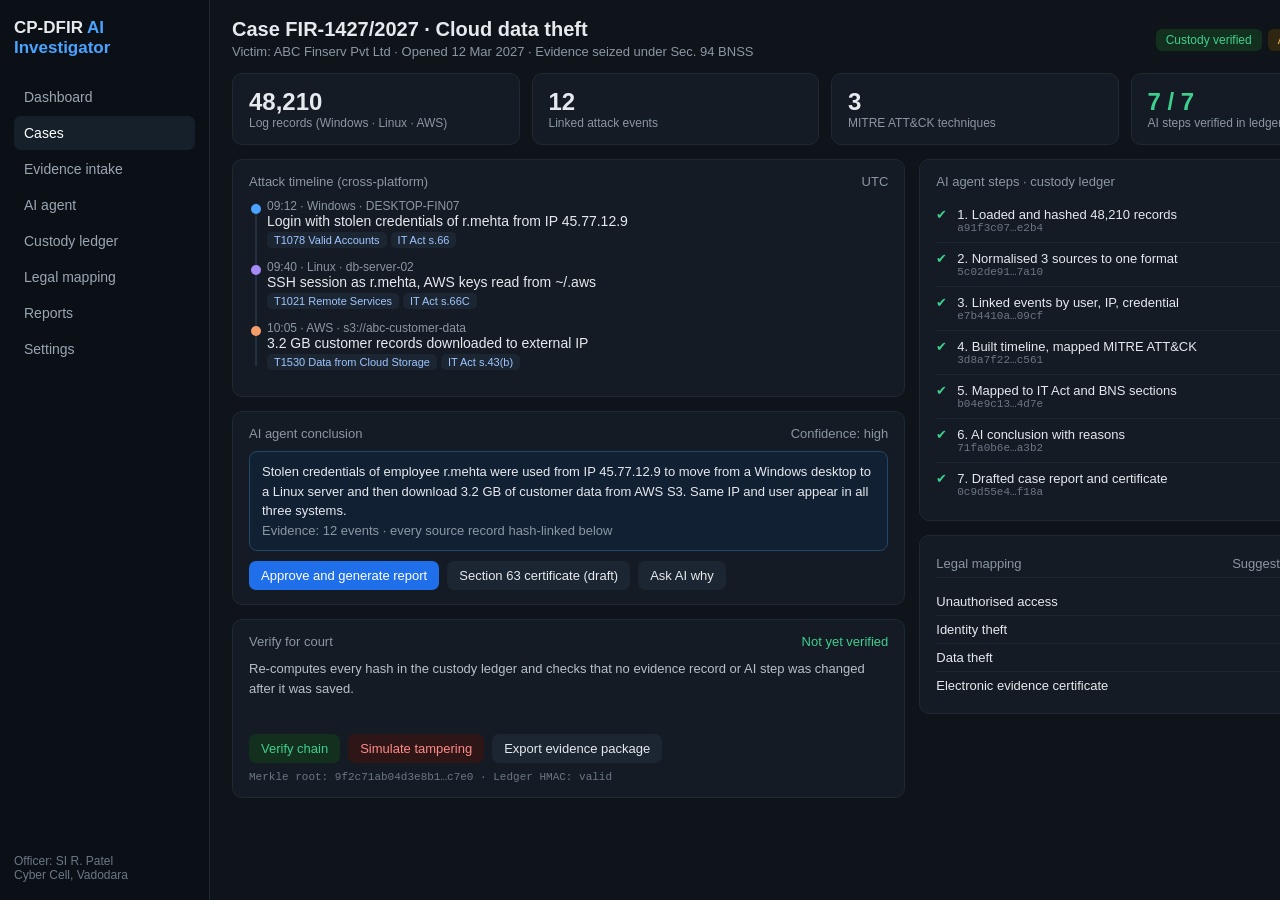
<file: docs/ui-preview/index.html>
<!DOCTYPE html><html><head><meta charset="utf-8"><style>
*{box-sizing:border-box}body{margin:0;background:#0f141b;color:#e6e9ee;font-family:Carlito,Arial,sans-serif;width:1440px;min-height:900px;display:flex}
.side{position:relative;width:210px;background:#0b1016;border-right:1px solid #1f2833;padding:18px 14px}
.logo{font-weight:bold;font-size:17px;margin-bottom:22px}.logo span{color:#4aa3ff}
.nav div{padding:9px 10px;border-radius:7px;color:#9aa6b2;font-size:14px;margin:2px 0}.nav .on{background:#16202b;color:#fff}
.main{flex:1;padding:18px 22px 26px}
.top{display:flex;justify-content:space-between;align-items:center;margin-bottom:14px}
h1{font-size:20px;margin:0}.sub{color:#8b97a3;font-size:13px;margin-top:3px}
.badge{font-size:12px;padding:4px 10px;border-radius:6px;margin-left:6px}
.g{display:grid;grid-template-columns:1.35fr 1fr;gap:14px}
.card{background:#141b24;border:1px solid #1f2833;border-radius:10px;padding:14px 16px}
.ct{font-size:13px;color:#8b97a3;margin-bottom:10px;display:flex;justify-content:space-between}
.stats{display:grid;grid-template-columns:repeat(4,1fr);gap:12px;margin-bottom:14px}
.stat .n{font-size:24px;font-weight:bold}.stat .l{font-size:12px;color:#8b97a3}
.tl{position:relative;padding-left:18px}.tl:before{content:"";position:absolute;left:6px;top:4px;bottom:4px;width:2px;background:#243040}
.ev{position:relative;margin-bottom:12px}.ev:before{content:"";position:absolute;left:-16px;top:5px;width:10px;height:10px;border-radius:50%;background:var(--c)}
.ev .t{font-size:12px;color:#8b97a3}.ev .x{font-size:14px}.chip{display:inline-block;font-size:11px;padding:2px 7px;border-radius:5px;background:#1c2633;color:#9fc6ff;margin:3px 4px 0 0}
.step{display:flex;gap:10px;padding:8px 0;border-bottom:1px solid #1d2631;font-size:13px}.step:last-child{border:0}
.ok{color:#3ecf8e}.hash{font-family:monospace;font-size:11px;color:#6b7785}
.law div{display:flex;justify-content:space-between;font-size:13px;padding:6px 0;border-bottom:1px solid #1d2631}.law div:last-child{border:0}
.ai{background:#122033;border:1px solid #234766;border-radius:8px;padding:10px 12px;font-size:13px;line-height:1.5}
.btn{display:inline-block;font-size:13px;padding:7px 12px;border-radius:7px;margin:10px 8px 0 0}
</style></head><body>
<div class="side"><div class="logo">CP-DFIR <span>AI Investigator</span></div>
<div class="nav"><div>Dashboard</div><div class="on">Cases</div><div>Evidence intake</div><div>AI agent</div><div>Custody ledger</div><div>Legal mapping</div><div>Reports</div><div>Settings</div></div>
<div style="position:absolute;bottom:18px;font-size:12px;color:#6b7785">Officer: SI R. Patel<br>Cyber Cell, Vadodara</div></div>
<div class="main">
<div class="top"><div><h1>Case FIR-1427/2027 · Cloud data theft</h1><div class="sub">Victim: ABC Finserv Pvt Ltd · Opened 12 Mar 2027 · Evidence seized under Sec. 94 BNSS</div></div>
<div><span class="badge" id="cbadge" style="background:#13301f;color:#3ecf8e">Custody verified</span><span class="badge" style="background:#2f2611;color:#f1b84b">Awaiting officer approval</span></div></div>
<div class="stats">
<div class="card stat"><div class="n">48,210</div><div class="l">Log records (Windows · Linux · AWS)</div></div>
<div class="card stat"><div class="n">12</div><div class="l">Linked attack events</div></div>
<div class="card stat"><div class="n">3</div><div class="l">MITRE ATT&amp;CK techniques</div></div>
<div class="card stat"><div class="n ok" id="cnt">7 / 7</div><div class="l">AI steps verified in ledger</div></div></div>
<div class="g">
<div>
<div class="card" style="margin-bottom:14px"><div class="ct"><span>Attack timeline (cross-platform)</span><span>UTC</span></div>
<div class="tl">
<div class="ev" style="--c:#4aa3ff"><div class="t">09:12 · Windows · DESKTOP-FIN07</div><div class="x">Login with stolen credentials of r.mehta from IP 45.77.12.9</div><span class="chip">T1078 Valid Accounts</span><span class="chip">IT Act s.66</span></div>
<div class="ev" style="--c:#a78bfa"><div class="t">09:40 · Linux · db-server-02</div><div class="x">SSH session as r.mehta, AWS keys read from ~/.aws</div><span class="chip">T1021 Remote Services</span><span class="chip">IT Act s.66C</span></div>
<div class="ev" style="--c:#f59e6b"><div class="t">10:05 · AWS · s3://abc-customer-data</div><div class="x">3.2 GB customer records downloaded to external IP</div><span class="chip">T1530 Data from Cloud Storage</span><span class="chip">IT Act s.43(b)</span></div>
</div></div>
<div class="card"><div class="ct"><span>AI agent conclusion</span><span>Confidence: high</span></div>
<div class="ai">Stolen credentials of employee r.mehta were used from IP 45.77.12.9 to move from a Windows desktop to a Linux server and then download 3.2 GB of customer data from AWS S3. Same IP and user appear in all three systems.<br><span style="color:#8b97a3">Evidence: 12 events · every source record hash-linked below</span></div>
<span class="btn" style="background:#1f6feb;color:#fff">Approve and generate report</span><span class="btn" id="cbtn" style="background:#1c2633;cursor:pointer">Section 63 certificate (draft)</span><span class="btn" id="wbtn" style="background:#1c2633;cursor:pointer">Ask AI why</span>
<div id="why" style="display:none;margin-top:12px;font-size:13px;line-height:1.55;border-top:1px solid #1f2833;padding-top:10px"><div style="color:#8b97a3;margin-bottom:6px">Why the AI reached this conclusion</div>
<div>1. Same user <b>r.mehta</b> and IP <b>45.77.12.9</b> appear on Windows (09:12), Linux (09:40) and AWS (10:05). <span class="hash">→ records W-10442, L-3381, A-9020</span></div>
<div>2. r.mehta's normal login IP is 103.21.x.x (last 90 days); 45.77.12.9 is a foreign VPS never seen before. <span class="hash">→ baseline B-17</span></div>
<div>3. AWS keys read on db-server-02 at 09:52 were used for the S3 download 13 min later. <span class="hash">→ records L-3402, A-9020</span></div>
<div style="color:#f1b84b;margin-top:6px">Limitation: no logs from the employee's phone; phishing source not confirmed.</div></div>
<div id="cert" style="display:none;margin-top:12px;font-size:13px;line-height:1.55;border-top:1px solid #1f2833;padding-top:10px"><div style="color:#8b97a3;margin-bottom:6px">Draft · Certificate under Section 63, Bharatiya Sakshya Adhiniyam, 2023</div>
I, SI R. Patel, Cyber Cell, Vadodara, certify that the electronic records listed in Annexure A (48,210 log records, SHA-256 hashes enclosed) were obtained from ABC Finserv Pvt Ltd on 12 Mar 2027, were processed by CP-DFIR v1.3, and that their hash values verified unchanged on <span id="cd">—</span>.<div class="hash" style="margin-top:6px">Ledger root 9f2c71ab…c7e0 · Hash list: 48,210 entries · Signature: pending officer</div></div></div>
<div class="card" style="margin-top:14px"><div class="ct"><span>Verify for court</span><span id="vstate" class="ok">Not yet verified</span></div>
<div style="font-size:13px;color:#b7c0ca;line-height:1.5">Re-computes every hash in the custody ledger and checks that no evidence record or AI step was changed after it was saved.</div>
<div id="vres" style="font-size:13px;margin-top:8px;min-height:18px"></div>
<span class="btn" id="vbtn" style="background:#13301f;color:#3ecf8e;cursor:pointer">Verify chain</span><span class="btn" id="tbtn" style="background:#2f1616;color:#ff8a8a;cursor:pointer">Simulate tampering</span><span class="btn" style="background:#1c2633">Export evidence package</span>
<div class="hash" style="margin-top:8px">Merkle root: 9f2c71ab04d3e8b1…c7e0 · Ledger HMAC: valid</div></div>
</div>
<div>
<div class="card" style="margin-bottom:14px"><div class="ct"><span>AI agent steps · custody ledger</span><span id="chain" class="ok">Chain intact</span></div>
<div class="step" id="s1"><span class="ok">✔</span><div>1. Loaded and hashed 48,210 records<div class="hash">a91f3c07…e2b4</div></div></div>
<div class="step" id="s2"><span class="ok">✔</span><div>2. Normalised 3 sources to one format<div class="hash">5c02de91…7a10</div></div></div>
<div class="step" id="s3"><span class="ok">✔</span><div>3. Linked events by user, IP, credential<div class="hash">e7b4410a…09cf</div></div></div>
<div class="step" id="s4"><span class="ok">✔</span><div>4. Built timeline, mapped MITRE ATT&amp;CK<div class="hash">3d8a7f22…c561</div></div></div>
<div class="step" id="s5"><span class="ok">✔</span><div>5. Mapped to IT Act and BNS sections<div class="hash">b04e9c13…4d7e</div></div></div>
<div class="step" id="s6"><span class="ok">✔</span><div>6. AI conclusion with reasons<div class="hash">71fa0b6e…a3b2</div></div></div>
<div class="step" id="s7"><span class="ok">✔</span><div>7. Drafted case report and certificate<div class="hash">0c9d55e4…f18a</div></div></div></div>
<div class="card law"><div class="ct"><span>Legal mapping</span><span>Suggested · officer to confirm</span></div>
<div><span>Unauthorised access</span><span>IT Act s.66</span></div><div><span>Identity theft</span><span>IT Act s.66C</span></div><div><span>Data theft</span><span>IT Act s.43(b)</span></div><div><span>Electronic evidence certificate</span><span>BSA 2023 s.63</span></div></div>
</div></div></div><script>
let tampered=false;
document.getElementById('tbtn').onclick=()=>{tampered=true;const s=document.getElementById('s3');s.querySelector('div').firstChild.textContent='3. Linked events by user, IP 10.0.0.5, credential';document.getElementById('vres').textContent='Step 3 was edited after saving (IP changed). Press Verify chain.';document.getElementById('vres').style.color='#f1b84b'};
document.getElementById('vbtn').onclick=()=>{const v=document.getElementById('vstate'),r=document.getElementById('vres'),c=document.getElementById('chain');
if(tampered){v.textContent='Verification failed';v.style.color='#ff6b6b';c.textContent='Chain broken at step 3';c.style.color='#ff6b6b';document.getElementById('s3').style.background='#2a1416';document.getElementById('s3').querySelector('span').textContent='✖';document.getElementById('s3').querySelector('span').style.color='#ff6b6b';const b=document.getElementById('cbadge');b.textContent='Custody broken';b.style.background='#2f1616';b.style.color='#ff8a8a';const n=document.getElementById('cnt');n.textContent='6 / 7';n.style.color='#ff6b6b';r.textContent='Hash of step 3 does not match the ledger. Evidence was changed and cannot be used without explanation.';r.style.color='#ff6b6b'}
else{v.textContent='Verified';v.style.color='#3ecf8e';r.textContent='All 48,210 records and 7 AI steps match the ledger. Evidence is unchanged since intake.';r.style.color='#3ecf8e'}};
document.getElementById('wbtn').onclick=()=>{const w=document.getElementById('why');w.style.display=w.style.display==='none'?'block':'none'};
document.getElementById('cbtn').onclick=()=>{const c=document.getElementById('cert');document.getElementById('cd').textContent='14 Mar 2027, 11:20 IST';c.style.display=c.style.display==='none'?'block':'none'};
</script></body></html>
</file>
